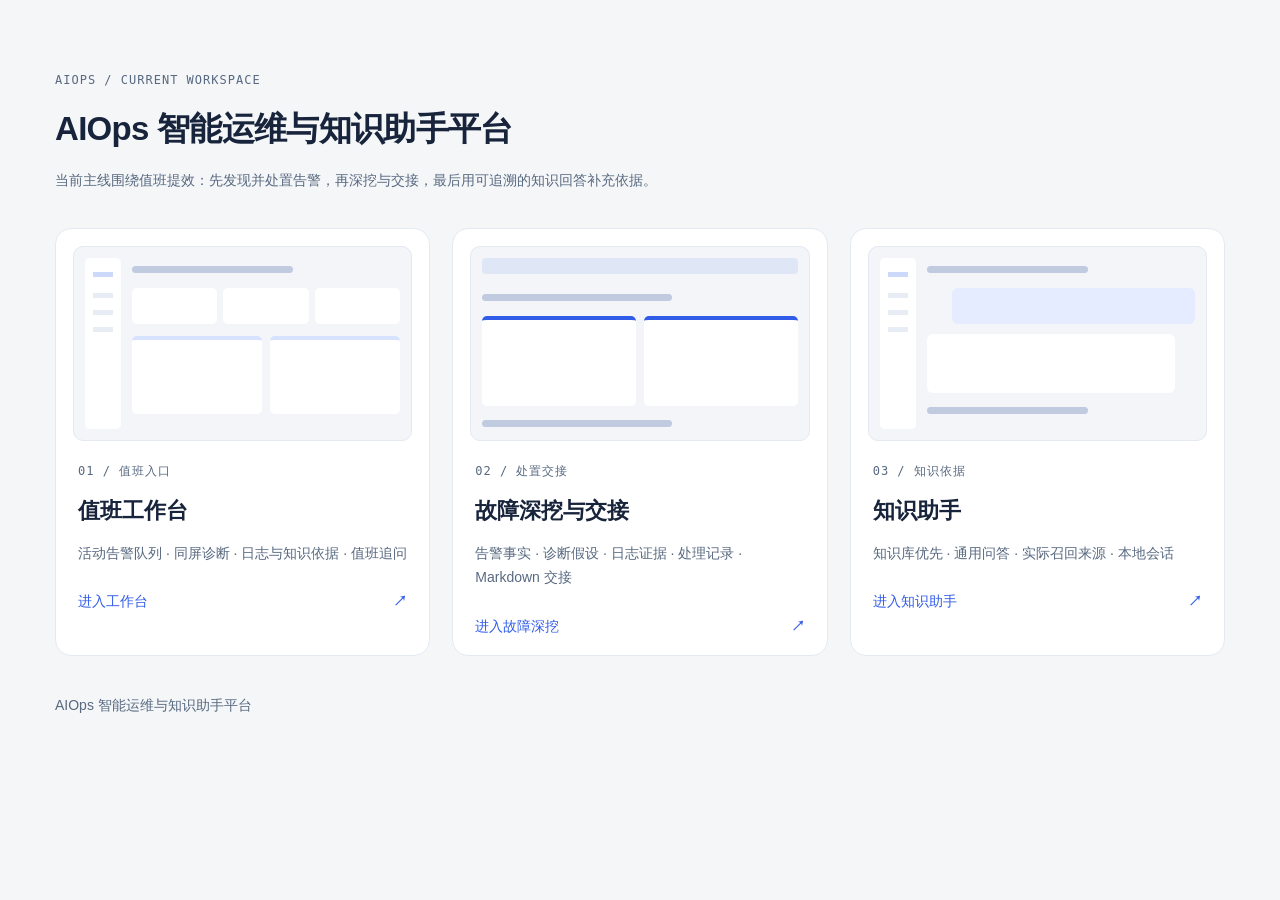
<file: static/designs/index.html>
<!doctype html>
<html lang="zh-CN">
<head>
  <meta charset="utf-8">
  <meta name="viewport" content="width=device-width,initial-scale=1">
  <title>页面入口 | AIOps 智能运维与知识助手平台</title>
  <link rel="stylesheet" href="designs.css?v=readability-3">
</head>
<body class="gallery">
  <main class="gallery-main">
    <div class="eyebrow">AIOPS / CURRENT WORKSPACE</div>
    <h1>AIOps 智能运维与知识助手平台</h1>
    <p class="gallery-intro">当前主线围绕值班提效：先发现并处置告警，再深挖与交接，最后用可追溯的知识回答补充依据。</p>

    <div class="gallery-grid">
      <a class="gallery-card" href="workbench-v2.html">
        <div class="mini-preview mini-light"><div class="mini-side"></div><div class="mini-content"><div class="mini-line"></div><div class="mini-stats"><i></i><i></i><i></i></div><div class="mini-panels"><i></i><i></i></div></div></div>
        <span class="eyebrow">01 / 值班入口</span>
        <h2>值班工作台</h2>
        <p>活动告警队列 · 同屏诊断 · 日志与知识依据 · 值班追问</p>
        <span class="gallery-link">进入工作台 <b>↗</b></span>
      </a>
      <a class="gallery-card" href="incident-v2.html">
        <div class="mini-preview mini-dark"><div class="mini-header"></div><div class="mini-content"><div class="mini-line"></div><div class="mini-panels"><i></i><i></i></div><div class="mini-line"></div></div></div>
        <span class="eyebrow">02 / 处置交接</span>
        <h2>故障深挖与交接</h2>
        <p>告警事实 · 诊断假设 · 日志证据 · 处理记录 · Markdown 交接</p>
        <span class="gallery-link">进入故障深挖 <b>↗</b></span>
      </a>
      <a class="gallery-card" href="knowledge-v2.html">
        <div class="mini-preview mini-warm"><div class="mini-side"></div><div class="mini-content"><div class="mini-line"></div><div class="mini-bubble"></div><div class="mini-bubble short"></div><div class="mini-line"></div></div></div>
        <span class="eyebrow">03 / 知识依据</span>
        <h2>知识助手</h2>
        <p>知识库优先 · 通用问答 · 实际召回来源 · 本地会话</p>
        <span class="gallery-link">进入知识助手 <b>↗</b></span>
      </a>
    </div>

    <p class="gallery-foot">AIOps 智能运维与知识助手平台</p>
  </main>
</body>
</html>
</file>
<file: static/designs/designs.css>
:root{--bg:#f5f7fb;--panel:#fff;--ink:#18243b;--muted:#68778c;--line:#e5eaf1;--accent:#315ce8;--tint:#edf2ff;--green:#138467;--red:#cf4451;--orange:#af680c;--radius:14px;--mono:Consolas,'SFMono-Regular',monospace}
*{box-sizing:border-box}body{margin:0;background:var(--bg);color:var(--ink);font-family:Inter,'Segoe UI','Microsoft YaHei',sans-serif;font-size:14px;line-height:1.6}button,input,textarea{font:inherit}button,a{-webkit-tap-highlight-color:transparent}button{cursor:pointer}button:disabled{cursor:wait;opacity:.6}a{color:inherit;text-decoration:none}button:focus-visible,a:focus-visible,input:focus-visible,textarea:focus-visible{outline:3px solid var(--accent);outline-offset:3px}button{color:inherit}h1,h2,h3,p{margin:0}h1{font-size:28px;letter-spacing:-.7px;font-weight:650;line-height:1.4}h2{font-size:16px;font-weight:650}h3{font-size:14px;font-weight:650}svg{width:20px;height:20px;flex-shrink:0}small{font-size:12px}.muted{color:var(--muted)}.mono{font-family:var(--mono)}.eyebrow{font-family:var(--mono);font-size:11px;letter-spacing:1.6px;color:var(--muted)}.pill{display:inline-flex;align-items:center;gap:6px;white-space:nowrap;padding:3px 9px;border-radius:6px;background:var(--tint);color:var(--accent);font-size:11px;font-weight:600}.pill.green{color:var(--green);background:#e9f6f0}.pill.red{color:var(--red);background:#fcecef}.pill.amber{color:var(--orange);background:#fff3df}.dot{width:6px;height:6px;display:inline-block;border-radius:50%;background:currentColor}.btn{display:inline-flex;align-items:center;justify-content:center;gap:7px;padding:9px 14px;background:var(--panel);border:1px solid var(--line);border-radius:8px;font-weight:550;font-size:12px;white-space:nowrap}.btn:hover{border-color:var(--accent);color:var(--accent)}.btn.primary{background:var(--accent);color:#fff;border-color:var(--accent)}.icon-btn{display:inline-grid;place-items:center;background:none;border:1px solid var(--line);border-radius:8px;width:34px;height:34px}.text-btn{background:none;border:0;color:var(--accent);font-size:12px;padding:3px}.panel{background:var(--panel);border:1px solid var(--line);border-radius:var(--radius);overflow:hidden}.panel-head{display:flex;justify-content:space-between;align-items:center;padding:19px 22px;border-bottom:1px solid var(--line);gap:14px}.panel-head h2{display:flex;align-items:center;gap:9px}.panel-head .muted{font-size:11px}.app-shell{display:grid;grid-template-columns:220px minmax(0,1fr);min-height:100vh}.sidebar{background:var(--panel);border-right:1px solid var(--line);padding:26px 18px;display:flex;flex-direction:column;gap:28px;position:sticky;top:0;height:100vh}.brand{display:flex;gap:10px;align-items:center}.brand-mark{width:36px;height:36px;background:var(--accent);color:#fff;border-radius:10px;display:grid;place-items:center}.brand strong{font-size:18px;letter-spacing:.5px;display:block}.brand small{color:var(--muted);font-size:10px;display:block}.nav-group{display:flex;flex-direction:column;gap:7px}.nav-label{font-size:10px;color:var(--muted);letter-spacing:1px;margin:0 12px 6px}.nav-item{border:0;background:none;display:flex;align-items:center;gap:11px;text-align:left;border-radius:8px;padding:11px 13px;color:var(--muted);font-size:13px;width:100%}.nav-item.active{background:var(--tint);color:var(--accent);font-weight:600}.nav-item:hover{background:var(--tint)}.nav-item .count{margin-left:auto;font-family:var(--mono);font-size:10px}.sidebar-bottom{margin-top:auto;border-top:1px solid var(--line);padding-top:19px}.profile{display:flex;align-items:center;gap:10px}.avatar{width:32px;height:32px;background:var(--tint);color:var(--accent);border-radius:8px;display:grid;place-items:center;font-weight:700;font-size:12px}.profile small{color:var(--muted);display:block;font-size:10px}.workspace{min-width:0}.topbar{height:72px;background:var(--panel);border-bottom:1px solid var(--line);display:flex;align-items:center;justify-content:space-between;padding:0 32px;gap:18px}.product-name{font-size:13px;font-weight:600}.top-actions{display:flex;align-items:center;gap:14px}.design-link{font-size:11px;color:var(--muted)}.content{padding:28px 32px 20px;max-width:1600px;margin:auto}.page-heading{display:flex;align-items:center;justify-content:space-between;gap:15px;margin-bottom:23px}.page-heading p{font-size:12px;color:var(--muted);margin-top:6px}.heading-actions{display:flex;gap:8px}.stats{display:grid;grid-template-columns:repeat(4,minmax(0,1fr));gap:16px;margin-bottom:24px}.stat{padding:18px 20px}.stat-label{display:flex;justify-content:space-between;color:var(--muted);font-size:12px}.stat-value{font-size:30px;line-height:1.3;margin:12px 0 7px;font-weight:650;letter-spacing:-1px}.stat-value small{font-size:13px;letter-spacing:0;margin-left:4px;color:var(--muted);font-weight:400}.stat-foot{font-size:10px;color:var(--muted)}.spark{height:24px;display:flex;align-items:flex-end;gap:3px;color:var(--accent)}.spark i{width:4px;border-radius:2px;background:currentColor;opacity:.45}.work-grid{display:grid;grid-template-columns:minmax(0,1.12fr) minmax(0,1fr);gap:22px}.section-row{display:flex;gap:8px;padding:14px 20px;border-bottom:1px solid var(--line)}.filter{border:1px solid transparent;border-radius:6px;background:none;color:var(--muted);font-size:11px;padding:4px 9px}.filter.active{background:var(--tint);color:var(--accent)}.alert-row{width:100%;display:flex;align-items:flex-start;gap:12px;border:0;border-bottom:1px solid var(--line);background:transparent;padding:17px 22px;text-align:left}.alert-row:hover,.alert-row.selected{background:var(--tint)}.alert-level{font-family:var(--mono);font-size:10px;line-height:22px;width:28px;text-align:center;border-radius:5px;background:#fcecef;color:var(--red);margin-top:1px}.alert-level.p2{background:#fff3df;color:var(--orange)}.alert-info{flex:1;min-width:0}.alert-info strong{font-size:12px;font-weight:600;display:block}.alert-info p{font-size:10px;color:var(--muted);margin-top:6px}.alert-time{font:10px var(--mono);color:var(--muted);padding-top:4px}.panel-bottom{display:flex;align-items:center;justify-content:space-between;padding:14px 22px;font-size:10px;color:var(--muted)}.diagnosis-body{padding:20px 22px}.diagnosis-intro{display:flex;align-items:center;gap:10px;font-size:12px;margin-bottom:17px}.ai-badge{background:var(--tint);color:var(--accent);border-radius:7px;display:grid;place-items:center;width:28px;height:28px;font:12px var(--mono)}.steps{display:flex;align-items:center;gap:8px;margin:18px 0 20px}.step{font-size:10px;display:flex;align-items:center;gap:5px;color:var(--muted)}.step.done{color:var(--green)}.step-line{height:1px;background:var(--line);flex:1}.result-box{background:var(--bg);border:1px solid var(--line);border-radius:9px;padding:16px}.result-box h3{font-size:12px;margin-bottom:8px}.result-box p{font-size:12px;line-height:1.9;color:var(--muted)}.evidence-link{display:flex;align-items:center;gap:6px;font-size:11px;color:var(--accent);background:transparent;border:0;padding:0;margin-top:11px}.suggestion{margin-top:16px;display:flex;gap:8px;color:var(--muted);font-size:11px}.diagnosis-actions{display:flex;gap:8px;margin-top:19px}.lower-grid{display:grid;grid-template-columns:minmax(0,1.12fr) minmax(0,1fr);gap:22px;margin-top:22px}.doc-row{display:flex;align-items:center;gap:12px;padding:13px 22px;border-bottom:1px solid var(--line)}.doc-row:last-child{border-bottom:0}.doc-icon{width:30px;height:34px;border-radius:6px;border:1px solid var(--line);display:grid;place-items:center;font:9px var(--mono);color:var(--accent)}.doc-row .doc-copy{flex:1}.doc-copy strong{display:block;font-weight:500;font-size:11px}.doc-copy small{font-size:9px;color:var(--muted)}.quick-assistant{padding:20px 22px}.quick-assistant p{font-size:11px;color:var(--muted);margin:8px 0 17px}.composer-inline{display:flex;border:1px solid var(--line);border-radius:8px;padding:6px;gap:8px;background:var(--bg)}.composer-inline input{width:100%;min-width:0;border:0;background:none;outline:none;font-size:11px;padding:5px}.footer{display:flex;justify-content:space-between;gap:15px;color:var(--muted);font-size:10px;padding:20px 2px 0}.footer a{color:var(--accent)}
/* 方案二：横向导航 + 故障证据工作区 */
body[data-design=incident]{--radius:14px}.incident-shell{min-height:100vh}.incident-topbar{height:76px;padding:0 36px;display:flex;align-items:center;justify-content:space-between;border-bottom:1px solid var(--line);background:var(--panel);gap:22px}.incident-brand{display:flex;align-items:center;gap:28px}.incident-brand .brand-mark{background:var(--accent);color:#fff}.horizontal-nav{display:flex;gap:24px;font-size:12px;color:var(--muted)}.horizontal-nav button{background:none;border:0;color:inherit;padding:27px 0;border-bottom:2px solid transparent}.horizontal-nav button.active{color:var(--accent);border-bottom-color:var(--accent)}.incident-content{max-width:1600px;margin:auto;padding:28px 36px}.incident-breadcrumb{font:11px var(--mono);color:var(--muted);margin-bottom:20px}.incident-heading{display:flex;align-items:flex-start;justify-content:space-between;margin-bottom:24px;gap:20px}.incident-heading h1{font-size:25px;margin:9px 0}.incident-meta{display:flex;align-items:center;gap:16px;color:var(--muted);font-size:10px}.incident-content .pill.red{background:#fcecef}.incident-content .pill.green{background:#e9f6f0}.incident-content .btn.primary{color:#fff}.incident-content .pill.amber{background:#fff3df}.incident-grid{display:grid;grid-template-columns:250px minmax(0,1fr) 300px;gap:20px;align-items:start}.timeline{padding:23px 20px}.timeline-item{position:relative;padding:0 0 27px 20px;border-left:1px solid var(--line);margin-left:5px}.timeline-item:last-child{border:0;padding-bottom:0}.timeline-item:before{content:'';position:absolute;left:-4px;top:5px;width:7px;height:7px;border-radius:50%;background:var(--muted)}.timeline-item.current:before{background:var(--accent);box-shadow:0 0 0 4px #5bd8c219}.timeline-item time{font:10px var(--mono);color:var(--muted)}.timeline-item h3{font-size:11px;margin:5px 0}.timeline-item p{font-size:10px;color:var(--muted)}.incident-center{display:flex;flex-direction:column;gap:20px}.metrics-row{display:grid;grid-template-columns:repeat(3,1fr);gap:10px;padding:18px 20px}.metric-item{padding:10px 12px;background:var(--bg);border-radius:6px}.metric-item small{display:block;color:var(--muted);font-size:9px}.metric-item strong{font:22px var(--mono);display:block;margin:7px 0;color:var(--accent)}.metric-item strong.danger{color:var(--red)}.chart{padding:0 20px 18px}.chart svg{width:100%;height:130px}.chart-labels{display:flex;justify-content:space-between;font:9px var(--mono);color:var(--muted)}.terminal{padding:18px 20px;background:#f7f9fc;font:10px/2 var(--mono);overflow-x:auto;white-space:nowrap}.terminal .log-error{color:var(--red)}.terminal .log-warn{color:var(--orange)}.terminal .log-time{color:var(--muted)}.incident-right{display:flex;flex-direction:column;gap:20px}.hypothesis{padding:19px}.hypothesis h3{font-size:13px;margin-bottom:10px}.hypothesis p{font-size:11px;color:var(--muted);line-height:1.9}.confidence{display:flex;justify-content:space-between;font-size:10px;color:var(--muted);margin:17px 0 6px}.confidence-bar{height:4px;background:var(--line);border-radius:4px;overflow:hidden}.confidence-bar span{display:block;width:78%;height:100%;background:var(--accent)}.runbook-list{padding:4px 18px}.runbook{display:block;width:100%;text-align:left;background:none;border:0;border-bottom:1px solid var(--line);padding:13px 0;font-size:11px}.runbook:last-child{border:0}.runbook small{display:block;color:var(--muted);font-size:9px;margin-top:4px}.safe-note{padding:14px 18px;font-size:10px;color:var(--muted);border-top:1px solid var(--line)}.incident-command{display:flex;align-items:center;gap:10px;margin-top:20px;padding:12px 16px;border:1px solid var(--line);border-radius:10px;background:var(--panel)}.incident-command input{flex:1;background:none;color:var(--ink);border:0;outline:none;min-width:0;font-size:12px}.command-prefix{color:var(--accent);font:16px var(--mono)}
/* 方案三：对话主区域 + 可收起来源栏 */
body[data-design=knowledge]{--radius:14px}.knowledge-shell{display:grid;grid-template-columns:235px minmax(0,1fr);height:100vh}.knowledge-shell .sidebar{background:var(--panel)}.knowledge-shell .brand-mark{border-radius:10px}.knowledge-shell .topbar{background:var(--panel);height:72px}.knowledge-shell .nav-item{font-size:12px}.knowledge-body{height:calc(100vh - 72px);display:grid;grid-template-columns:minmax(0,1fr) 295px}.conversation{display:flex;flex-direction:column;min-width:0;min-height:0}.conversation-header{padding:32px 42px 20px}.conversation-header h1{font-size:25px}.conversation-header p{color:var(--muted);font-size:12px;margin-top:9px}.chat-scroll{overflow:auto;flex:1;padding:12px 42px 20px}.user-question{display:flex;justify-content:flex-end;margin-bottom:27px}.user-question p{background:var(--tint);border-radius:14px 14px 3px 14px;font-size:12px;padding:13px 19px;max-width:88%;line-height:1.8}.answer-header{display:flex;gap:9px;align-items:center;font-size:12px;font-weight:600;margin-bottom:13px}.answer-text{font-size:12px;line-height:2.05;padding-left:37px}.answer-text h3{margin:17px 0 6px;font-size:13px}.answer-text ul{margin:5px 0;padding-left:18px}.answer-text code{background:var(--tint);border-radius:4px;padding:2px 5px;font:11px var(--mono)}.source-chip{display:inline-flex;align-items:center;gap:5px;background:var(--tint);color:var(--accent);border:0;padding:3px 8px;border-radius:5px;font-size:10px;margin-right:6px}.answer-notice{border-left:2px solid #9bb4f5;background:var(--tint);padding:10px 13px;font-size:11px;color:var(--muted);margin:17px 0}.answer-controls{display:flex;align-items:center;gap:8px;margin:15px 0;color:var(--muted)}.answer-controls .icon-btn{border:0;width:27px;height:27px}.answer-controls small{font-size:10px}.chat-composer-area{padding:10px 42px 20px}.prompt-chips{display:flex;flex-wrap:wrap;gap:7px;margin-bottom:12px}.prompt-chip{background:var(--panel);border:1px solid var(--line);border-radius:20px;font-size:10px;color:var(--muted);padding:6px 11px}.prompt-chip:hover{border-color:var(--accent);color:var(--accent)}.chat-composer{background:var(--panel);border:1px solid #c4d2f4;border-radius:13px;padding:15px;box-shadow:0 4px 16px #315ce810}.chat-composer textarea{border:0;background:none;width:100%;resize:none;outline:none;font-size:12px;height:45px;color:var(--ink)}.composer-bottom{display:flex;justify-content:space-between;align-items:center;margin-top:6px}.composer-tools{display:flex;gap:10px;font-size:10px;color:var(--muted);align-items:center}.mode-switch{display:inline-flex;align-items:center;border:1px solid var(--line);border-radius:8px;padding:2px;background:var(--bg)}.mode-option{border:0;border-radius:6px;background:transparent;color:var(--muted);font:inherit;font-size:inherit;padding:5px 9px;cursor:pointer}.mode-option.active{background:var(--panel);color:var(--accent);box-shadow:0 1px 4px #315ce818}.mode-option:disabled{opacity:.6;cursor:wait}.send-square{background:var(--accent);color:#fff;border:0;border-radius:8px;width:32px;height:32px;display:grid;place-items:center}.composer-note{text-align:center;font-size:9px;color:var(--muted);margin-top:10px}.sources-pane{border-left:1px solid var(--line);padding:30px 22px;background:#f7f9fd;overflow:auto}.sources-pane h2{font-size:13px;margin:0 0 7px}.sources-pane>.muted{font-size:10px}.source-card{display:block;text-align:left;width:100%;border:1px solid var(--line);background:var(--panel);border-radius:10px;padding:15px;margin-top:16px}.source-card:hover{border-color:var(--accent)}.source-card .source-index{font:9px var(--mono);color:var(--accent)}.source-card h3{font-size:11px;margin:8px 0}.source-card p{font-size:10px;color:var(--muted);line-height:1.8}.source-card .source-meta{font-size:9px;margin-top:12px;padding-top:9px;border-top:1px solid var(--line);color:var(--muted)}.retrieval-meta{margin-top:28px;padding-top:20px;border-top:1px solid var(--line)}.retrieval-meta p{display:flex;justify-content:space-between;margin:8px 0;font-size:10px;color:var(--muted)}.history-caption{font-size:10px;color:var(--muted);margin:19px 12px 8px}.history-item{font-size:11px;background:none;border:0;padding:8px 12px;text-align:left;color:var(--muted);width:100%}.history-item.active{color:var(--ink);background:var(--tint);border-radius:7px}.history-item:hover{color:var(--accent)}
/* 全部方案的交互反馈与预览入口 */
.toast{position:fixed;bottom:26px;left:50%;transform:translateX(-50%);padding:12px 20px;border-radius:9px;background:var(--ink);color:var(--panel);box-shadow:0 8px 25px #0002;z-index:30;font-size:12px;max-width:90vw}.modal-overlay{position:fixed;inset:0;background:#08101c80;z-index:40;display:grid;place-items:center;padding:24px}.modal{width:min(620px,100%);max-height:85vh;overflow:auto;background:var(--panel);border:1px solid var(--line);border-radius:16px;padding:26px}.modal-heading{display:flex;justify-content:space-between;align-items:center;margin-bottom:17px}.modal h2{font-size:18px}.modal p{font-size:12px;color:var(--muted);line-height:1.9;margin:12px 0;white-space:pre-wrap}.modal .result-box{margin:12px 0}.modal ul{font-size:12px;color:var(--muted);line-height:2;padding-left:18px}.modal input{width:100%;margin:14px 0}.modal-actions{display:flex;gap:8px;justify-content:flex-end;margin-top:20px}.gallery{background:#f4f6f8}.gallery-main{max-width:1250px;margin:0 auto;padding:70px 40px}.gallery-main>h1{font-size:33px;margin:14px 0}.gallery-intro{font-size:14px;color:var(--muted);margin:15px 0 36px}.gallery-grid{display:grid;grid-template-columns:repeat(3,1fr);gap:22px}.gallery-card{background:var(--panel);border:1px solid var(--line);border-radius:16px;padding:17px;transition:transform .15s,border-color .15s}.gallery-card:hover{transform:translateY(-5px);border-color:var(--accent)}.gallery-card .eyebrow{display:block;margin:20px 5px 10px}.gallery-card h2{font-size:22px;margin:0 5px 10px}.gallery-card p{font-size:11px;color:var(--muted);margin:0 5px 24px}.gallery-link{display:flex;justify-content:space-between;margin:0 5px;color:var(--accent);font-size:12px}.gallery-foot{font-size:11px;color:var(--muted);line-height:2;margin-top:35px}.mini-preview{height:195px;display:flex;border-radius:10px;background:#f3f5f9;border:1px solid #e4e8f1;padding:11px;gap:11px;overflow:hidden}.mini-side{width:36px;background:#fff;border-radius:5px;position:relative}.mini-side:before{content:'';position:absolute;top:14px;left:8px;width:20px;height:5px;background:#ccd9fb;box-shadow:0 21px 0 #e8ecf4,0 38px 0 #e8ecf4,0 55px 0 #e8ecf4}.mini-content{flex:1;padding-top:8px}.mini-line{height:7px;width:60%;background:#c1cbe0;border-radius:4px;margin-bottom:15px}.mini-stats{display:flex;gap:6px;margin-bottom:12px}.mini-stats i{height:36px;background:#fff;flex:1;border-radius:5px}.mini-panels{display:flex;gap:8px;margin-bottom:14px}.mini-panels i{height:78px;flex:1;background:#fff;border-radius:5px;border-top:4px solid #d7e2ff}.mini-dark{background:#f3f5f9;border-color:#e4e8f1;display:block}.mini-dark .mini-header{height:16px;background:#dfe7f7;border-radius:4px;margin-bottom:12px}.mini-dark .mini-line{background:#c1cbe0}.mini-dark .mini-panels i{background:#fff;border-color:#315ce8;height:90px}.mini-warm{background:#f3f5f9;border-color:#e4e8f1}.mini-warm .mini-side{background:#fff}.mini-warm .mini-line{background:#c1cbe0}.mini-bubble{height:36px;border-radius:6px;background:#e5ecff;margin:0 0 10px 25px}.mini-bubble.short{height:59px;margin:0 20px 14px 0;background:#fff}
@media(min-width:1700px){.content,.incident-content{padding-top:40px}.stat{padding:23px}.alert-row{padding:21px 22px}.diagnosis-body{padding:25px 22px}}
@media(max-width:1200px){.app-shell{grid-template-columns:190px minmax(0,1fr)}.sidebar{padding:24px 12px}.content{padding:24px}.topbar{padding:0 24px}.incident-grid{grid-template-columns:210px minmax(0,1fr)}.incident-right{grid-column:1/-1;display:grid;grid-template-columns:1fr 1fr}.knowledge-shell{grid-template-columns:190px minmax(0,1fr)}.knowledge-body{grid-template-columns:minmax(0,1fr) 240px}.conversation-header,.chat-scroll{padding-left:26px;padding-right:26px}.chat-composer-area{padding-left:26px;padding-right:26px}.sources-pane{padding:26px 16px}.horizontal-nav{gap:15px}}
@media(max-width:900px){.stats{grid-template-columns:repeat(2,1fr)}.work-grid,.lower-grid{grid-template-columns:1fr}.topbar .pill{display:none}.knowledge-body{grid-template-columns:1fr}.sources-pane{display:none}.incident-topbar{height:auto;min-height:70px;padding:14px 24px;flex-wrap:wrap}.incident-brand{gap:20px}.incident-topbar .top-actions .pill{display:none}.incident-content{padding:24px}.incident-grid{grid-template-columns:190px minmax(0,1fr)}.gallery-grid{grid-template-columns:1fr}.mini-preview{height:200px}.gallery-main{padding:40px 24px}.gallery-main>h1{font-size:27px}}
@media(max-width:640px){.app-shell,.knowledge-shell{grid-template-columns:1fr}.sidebar{position:static;height:auto;padding:13px 18px;gap:13px;border-bottom:1px solid var(--line);border-right:0}.sidebar .brand small,.sidebar-bottom,.nav-label,.sidebar .nav-group.secondary,.history-caption,.history-item{display:none}.sidebar .brand-mark{width:30px;height:30px}.sidebar .brand strong{font-size:16px}.nav-group{flex-direction:row;gap:4px}.nav-item{justify-content:center;gap:5px;font-size:11px;padding:8px}.nav-item svg{width:16px;height:16px}.nav-item .count{display:none}.topbar{height:auto;min-height:58px;padding:12px 18px}.product-name{font-size:11px;max-width:180px}.top-actions{gap:8px}.content{padding:22px 16px}.page-heading{align-items:flex-start;flex-direction:column}h1{font-size:24px}.stats{gap:10px}.stat{padding:14px}.stat-value{font-size:27px}.work-grid,.lower-grid{gap:16px}.footer{flex-direction:column;gap:4px}.incident-topbar{padding:16px}.horizontal-nav{gap:14px}.horizontal-nav button{font-size:11px;padding:6px 0}.incident-brand{flex-wrap:wrap;gap:12px}.incident-content{padding:22px 16px}.incident-heading{flex-direction:column}.incident-heading h1{font-size:23px}.incident-meta{gap:10px;flex-wrap:wrap}.incident-grid{grid-template-columns:1fr}.incident-right{grid-template-columns:1fr}.timeline{display:grid;grid-template-columns:repeat(2,1fr);gap:12px}.timeline-item{padding-bottom:8px}.metrics-row{padding:15px 12px;gap:6px}.metric-item{padding:8px}.metric-item strong{font-size:19px}.incident-command{flex-wrap:wrap}.incident-command input{min-width:60%}.knowledge-shell{height:auto;min-height:100vh}.knowledge-body{height:auto;min-height:calc(100vh - 185px)}.conversation-header{padding:25px 20px 15px}.chat-scroll{padding:10px 20px 20px;max-height:none}.chat-composer-area{padding:10px 20px 20px}.answer-text{padding-left:0}.conversation-header h1{font-size:23px}.chat-composer-area{position:sticky;bottom:0;background:var(--bg)}.gallery-main>h1{font-size:24px}.gallery-intro{font-size:12px}.panel-head{padding:17px}.alert-row{padding:16px}.panel-head h2{font-size:14px}.alert-time{font-size:9px}}
@media(prefers-reduced-motion:reduce){*{transition:none!important;scroll-behavior:auto!important}}
/* Readability system: consistent sizes and comfortable reading widths. */
body{font-size:15px;line-height:1.75;--muted:#586980}
h1{font-size:30px;line-height:1.45}h2{font-size:18px}h3{font-size:16px}small{font-size:13px}
.app-shell,.knowledge-shell{grid-template-columns:240px minmax(0,1fr)}
.sidebar{padding:28px 20px}.brand strong{font-size:21px}.brand small{font-size:12px}.brand-mark{width:40px;height:40px}
.nav-item,.knowledge-shell .nav-item{font-size:15px;padding:12px 14px}.nav-label,.eyebrow{font-size:12px;letter-spacing:1px}.nav-item .count{font-size:12px}.profile strong{font-size:14px!important}.profile small{font-size:12px}
.topbar,.incident-topbar{min-height:76px;height:auto;padding:20px 32px}.product-name{font-size:16px}.design-link{font-size:13px}.top-actions{flex-wrap:wrap}.pill{font-size:12px;padding:4px 10px}
.content,.incident-content{padding:32px;max-width:1520px}.page-heading{align-items:flex-start;margin-bottom:28px}.page-heading p{font-size:15px;max-width:760px;line-height:1.8}.heading-actions,.diagnosis-actions{flex-wrap:wrap}.btn{font-size:14px;padding:10px 16px;min-height:42px}.text-btn{font-size:13px}.icon-btn{width:38px;height:38px}
.stats{gap:18px}.stat{padding:22px}.stat-label{font-size:14px}.stat-value{font-size:34px;margin:14px 0 10px}.stat-foot{font-size:13px;line-height:1.7}.work-grid,.lower-grid{gap:24px;grid-template-columns:minmax(0,1fr) minmax(0,1fr)}
.panel-head{padding:20px 24px;flex-wrap:wrap}.panel-head h2{font-size:18px}.panel-head .muted{font-size:13px}.section-row{padding:16px 24px}.section-row .muted{font-size:13px!important}.filter{font-size:13px}
.alert-row{padding:20px 24px;flex-wrap:wrap;gap:10px}.alert-level{width:auto;min-width:40px;font-size:11px;padding:2px 5px}.alert-info{flex-basis:calc(100% - 58px);overflow-wrap:anywhere}.alert-info strong{font-size:16px}.alert-info p{font-size:14px;line-height:1.85;margin-top:7px}.alert-time{font-size:12px;margin-left:50px}.panel-bottom{font-size:13px;padding:16px 24px}
.diagnosis-body{padding:24px}.diagnosis-intro{font-size:16px}.steps,.step{font-size:13px}.result-box{padding:20px}.result-box h3{font-size:16px}.result-box p{font-size:15px;line-height:1.85}.evidence-link{font-size:14px;margin-top:15px}.suggestion{font-size:14px;line-height:1.8}.diagnosis-actions{gap:10px;margin-top:22px}
#diagnosis-detail{font-size:15px;line-height:1.9;overflow-wrap:anywhere;max-height:540px;overflow:auto}.diagnosis-body>p{font-size:15px;line-height:1.85}.doc-row{padding:17px 24px}.doc-copy{min-width:0}.doc-copy strong{font-size:14px;overflow-wrap:anywhere}.doc-copy small{font-size:12px}.doc-icon{font-size:11px}.quick-assistant{padding:24px}.quick-assistant p{font-size:14px}.composer-inline input{font-size:15px;padding:10px}.footer{font-size:12px;line-height:1.8}
.knowledge-body{grid-template-columns:minmax(0,1fr) 310px}.conversation-header{padding:32px 36px 22px}.conversation-header h1{font-size:28px}.conversation-header p{font-size:15px}.chat-scroll{padding:16px 36px 28px}.assistant-answer{margin-bottom:28px}.answer-header{font-size:15px}.answer-text{font-size:16px;line-height:1.9;overflow-wrap:anywhere;max-width:820px}.answer-text h3{font-size:17px}.user-question p{font-size:16px;padding:16px 20px;line-height:1.85}.ai-badge{width:32px;height:32px;font-size:13px}.chat-composer-area{padding:14px 36px 24px}.chat-composer textarea{font-size:16px;height:68px;line-height:1.7}.composer-bottom{gap:12px}.composer-tools{flex-wrap:wrap;gap:8px;font-size:13px}.composer-tools .text-btn{display:inline-flex;align-items:center;gap:4px}.composer-note{font-size:12px}.prompt-chip{font-size:13px;padding:7px 12px}.send-square{width:40px;height:40px}.sources-pane{padding:30px 24px}.sources-pane h2{font-size:16px}.sources-pane>.muted{font-size:13px;line-height:1.8}.source-card{padding:18px}.source-card h3{font-size:14px;overflow-wrap:anywhere}.source-card p{font-size:13px;line-height:1.85}.source-card .source-index,.source-card .source-meta{font-size:12px}.history-item{font-size:13px}.history-caption{font-size:12px}.source-chip{font-size:13px}.answer-notice{font-size:14px}.answer-controls small{font-size:12px}
.horizontal-nav{font-size:14px}.incident-brand{flex-wrap:wrap;gap:18px}.incident-topbar{gap:16px}.incident-topbar .product-name{font-size:16px}.incident-breadcrumb,.incident-meta{font-size:13px}
.modal{width:min(820px,100%);padding:28px}.modal h2{font-size:22px}.modal p,.modal ul{font-size:15px;line-height:1.9;overflow-wrap:anywhere}.modal input{font-size:15px}.modal-actions{flex-wrap:wrap}.toast{font-size:14px}.gallery-card p,.gallery-link,.gallery-foot{font-size:14px}
@media(max-width:1200px){.app-shell,.knowledge-shell{grid-template-columns:220px minmax(0,1fr)}.stats{grid-template-columns:repeat(2,minmax(0,1fr))}.work-grid,.lower-grid{grid-template-columns:1fr}.knowledge-body{grid-template-columns:minmax(0,1fr) 270px}.topbar,.incident-topbar{padding:18px 24px}.top-actions .pill{display:none}.conversation-header,.chat-scroll,.chat-composer-area{padding-left:26px;padding-right:26px}}
@media(max-width:900px){.knowledge-body{grid-template-columns:1fr}.sources-pane{display:none}.content,.incident-content{padding:26px 22px}.page-heading{flex-wrap:wrap}.topbar{flex-wrap:wrap;gap:8px}.horizontal-nav{gap:18px}.conversation-header h1{font-size:26px}}
@media(max-width:640px){.app-shell,.knowledge-shell{grid-template-columns:1fr}.sidebar{padding:16px;gap:14px}.nav-item,.knowledge-shell .nav-item{font-size:13px;padding:10px 5px;flex-direction:column;gap:4px}.nav-item span{white-space:nowrap}.sidebar .brand strong{font-size:20px}.topbar,.incident-topbar{padding:16px;min-height:66px}.product-name,.incident-topbar .product-name{font-size:14px;max-width:none}.design-link{font-size:12px}.content,.incident-content{padding:24px 16px}.page-heading{gap:18px}h1{font-size:25px}.page-heading p{font-size:14px}.stats{gap:12px}.stat{padding:16px}.stat-label{font-size:13px}.stat-value{font-size:30px}.stat-foot{font-size:12px}.panel-head{padding:18px}.panel-head h2{font-size:17px}.alert-row{padding:18px}.alert-info strong{font-size:15px}.alert-info p{font-size:14px}.alert-time{font-size:12px}.diagnosis-body,.quick-assistant{padding:20px}.doc-row{padding:16px 18px}.conversation-header{padding:26px 20px 18px}.conversation-header h1{font-size:25px}.chat-scroll{padding:12px 20px 24px}.answer-text{padding-left:0;font-size:16px}.chat-composer-area{padding:12px 16px 18px;position:static}.composer-bottom{align-items:flex-end}.composer-note{font-size:12px}.prompt-chip{font-size:12px}.modal{padding:20px}.modal-overlay{padding:16px}.modal h2{font-size:19px}.modal p{font-size:15px}.incident-brand{gap:12px}.horizontal-nav button{font-size:13px}.footer{font-size:12px}}
@media(max-width:640px){.knowledge-body{min-height:0}.conversation{gap:0}.chat-scroll{flex:0 1 auto;min-height:150px}.chat-composer-area{margin-top:12px}}

.gallery-subhead{font-size:18px;margin:42px 0 6px}
</file>
